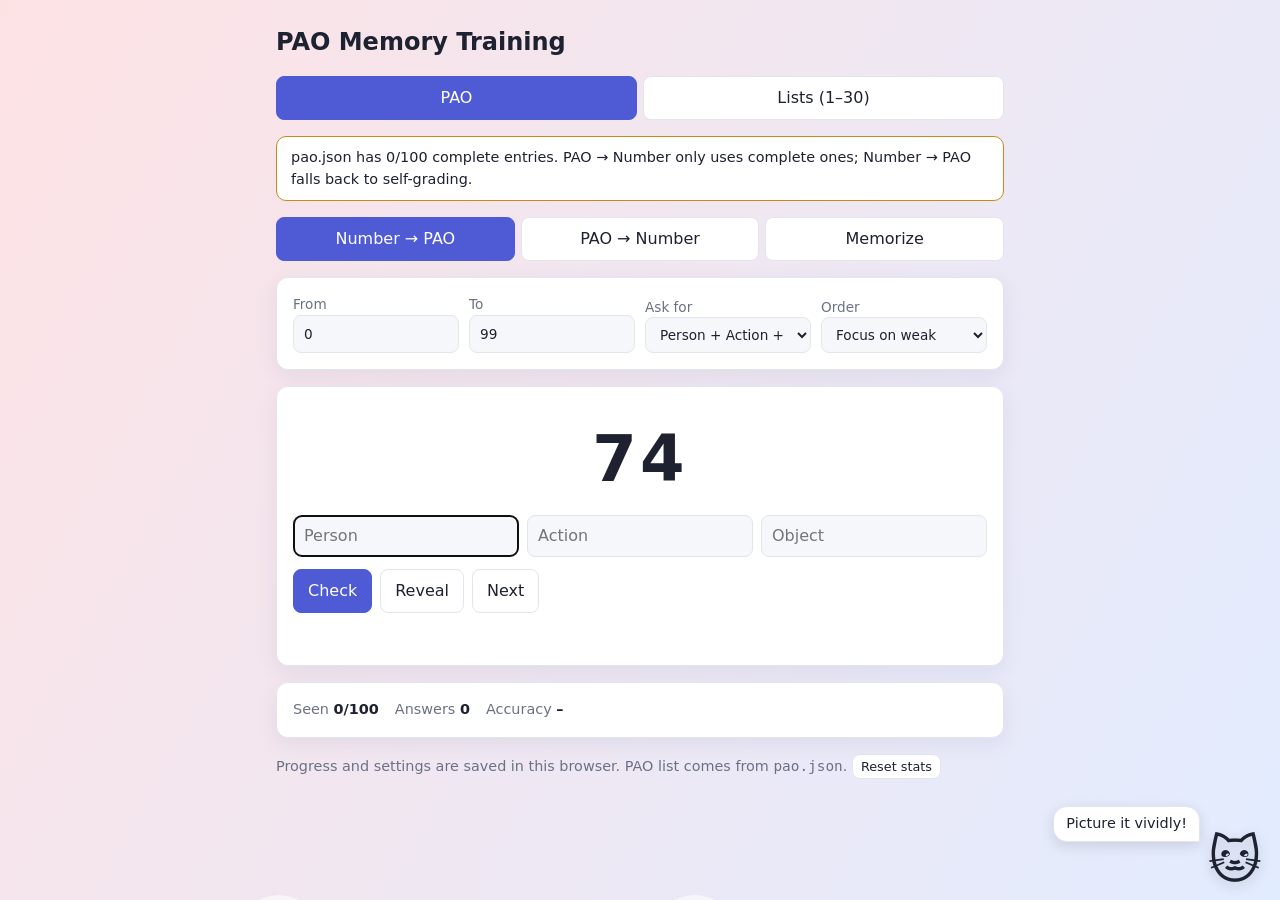
<file: index.html>
<!doctype html>
<html lang="en">
<head>
<meta charset="utf-8">
<meta name="viewport" content="width=device-width, initial-scale=1">
<title>PAO Memory Training</title>
<style>
  :root {
    --bg: #f6f7fb; --card: #fff; --text: #1d2130; --muted: #6b7185; --line: #e2e5ee;
    --accent: #4f5bd5; --accent-text: #fff; --ok: #1f9d55; --bad: #d64545; --warn: #c98a12;
  }
  @media (prefers-color-scheme: dark) {
    :root {
      --bg: #12141c; --card: #1b1e29; --text: #e8eaf2; --muted: #9aa0b5; --line: #2c3040;
      --accent: #7c86ff; --accent-text: #0e1020; --ok: #4ccb84; --bad: #ff6b6b; --warn: #f0b440;
    }
  }
  * { box-sizing: border-box; }
  body { margin: 0; background: var(--bg); color: var(--text);
         font: 16px/1.5 system-ui, -apple-system, "Segoe UI", Roboto, sans-serif; }
  main { max-width: 760px; margin: 0 auto; padding: 16px; }
  h1 { font-size: 1.5rem; margin: 8px 0 16px; }
  .pages { display: flex; gap: 6px; margin-bottom: 16px; }
  .pages a { flex: 1; text-align: center; padding: 9px 14px; border-radius: 8px; border: 1px solid var(--line);
             background: var(--card); color: var(--text); text-decoration: none; }
  .pages a.active { background: var(--accent); color: var(--accent-text); border-color: var(--accent); }
  nav { display: flex; gap: 6px; flex-wrap: wrap; margin-bottom: 16px; }
  nav button { flex: 1; min-width: 140px; }
  button { font: inherit; padding: 9px 14px; border-radius: 8px; border: 1px solid var(--line);
           background: var(--card); color: var(--text); cursor: pointer; }
  button.primary, nav button.active { background: var(--accent); color: var(--accent-text); border-color: var(--accent); }
  button:disabled { opacity: .5; cursor: default; }
  input, select { font: inherit; padding: 8px 10px; border-radius: 8px; border: 1px solid var(--line);
                  background: var(--bg); color: var(--text); width: 100%; }
  .card { background: var(--card); border: 1px solid var(--line); border-radius: 12px; padding: 16px; margin-bottom: 16px; }
  .row { display: flex; gap: 10px; flex-wrap: wrap; align-items: end; }
  .row > label { flex: 1; min-width: 120px; font-size: .85rem; color: var(--muted); }
  .big { font-size: 4rem; font-weight: 700; text-align: center; letter-spacing: .05em; margin: 8px 0; font-variant-numeric: tabular-nums; }
  .cue { font-size: 1.8rem; font-weight: 600; text-align: center; margin: 12px 0; }
  .cue small { display: block; font-size: .85rem; font-weight: 400; color: var(--muted); text-transform: uppercase; letter-spacing: .1em; }
  .pairs { display: flex; gap: 14px; justify-content: center; flex-wrap: wrap; font-size: 2.6rem; font-weight: 700;
           font-variant-numeric: tabular-nums; margin: 12px 0; }
  .grid3 { display: grid; grid-template-columns: repeat(3, 1fr); gap: 8px; }
  @media (max-width: 520px) { .grid3 { grid-template-columns: 1fr; } .big { font-size: 3rem; } }
  .muted { color: var(--muted); font-size: .9rem; }
  .ok { color: var(--ok); } .bad { color: var(--bad); } .warn { color: var(--warn); }
  .result { margin-top: 12px; min-height: 1.5em; }
  .actions { display: flex; gap: 8px; margin-top: 12px; flex-wrap: wrap; }
  .stats { display: flex; gap: 16px; flex-wrap: wrap; font-size: .9rem; color: var(--muted); }
  .stats b { color: var(--text); }
  .countdown { text-align: center; font-size: 1.2rem; color: var(--muted); }
  table { width: 100%; border-collapse: collapse; font-size: .9rem; }
  td, th { text-align: left; padding: 4px 6px; border-bottom: 1px solid var(--line); }
  .chip { display: inline-block; padding: 2px 8px; border-radius: 6px; margin: 2px; font-variant-numeric: tabular-nums;
          border: 1px solid var(--line); }
  .chip.ok { border-color: var(--ok); } .chip.bad { border-color: var(--bad); }
  .hidden { display: none !important; }
  .banner { background: var(--card); border: 1px solid var(--warn); border-radius: 10px; padding: 10px 14px; margin-bottom: 16px; font-size: .9rem; }
</style>
<link rel="stylesheet" href="fun.css">
<script src="fun.js" defer></script>
</head>
<body>
<main>
  <h1>PAO Memory Training</h1>
  <div class="pages"><a href="index.html" class="active">PAO</a><a href="list.html">Lists (1–30)</a></div>
  <div id="paoBanner" class="banner hidden"></div>

  <nav>
    <button data-tab="toPao" class="active">Number → PAO</button>
    <button data-tab="toNum">PAO → Number</button>
    <button data-tab="recall">Memorize</button>
  </nav>

  <!-- 1. Number -> PAO -->
  <section id="toPao">
    <div class="card">
      <div class="row">
        <label>From <input id="p_from" type="number" min="0" max="99"></label>
        <label>To <input id="p_to" type="number" min="0" max="99"></label>
        <label>Ask for
          <select id="p_ask">
            <option value="all">Person + Action + Object</option>
            <option value="person">Person only</option>
            <option value="action">Action only</option>
            <option value="object">Object only</option>
          </select>
        </label>
        <label>Order
          <select id="p_order"><option value="weak">Focus on weak</option><option value="random">Random</option><option value="seq">Sequential</option></select>
        </label>
      </div>
    </div>
    <div class="card">
      <div class="big" id="p_num">--</div>
      <form id="p_form">
        <div class="grid3">
          <input id="p_person" placeholder="Person" autocomplete="off">
          <input id="p_action" placeholder="Action" autocomplete="off">
          <input id="p_object" placeholder="Object" autocomplete="off">
        </div>
        <div class="actions">
          <button class="primary" type="submit" id="p_check">Check</button>
          <button type="button" id="p_reveal">Reveal</button>
          <button type="button" id="p_next">Next</button>
        </div>
      </form>
      <div class="result" id="p_result"></div>
      <div class="actions hidden" id="p_self">
        <span class="muted">No PAO saved for this number. Did you know it?</span>
        <button type="button" data-self="1">Knew it</button>
        <button type="button" data-self="0">Didn't</button>
      </div>
    </div>
    <div class="card"><div class="stats" id="p_stats"></div></div>
  </section>

  <!-- 2. PAO -> Number -->
  <section id="toNum" class="hidden">
    <div class="card">
      <div class="row">
        <label>From <input id="n_from" type="number" min="0" max="99"></label>
        <label>To <input id="n_to" type="number" min="0" max="99"></label>
        <label>Show
          <select id="n_show">
            <option value="mixed">Person, Action or Object (mixed)</option>
            <option value="person">Person</option>
            <option value="action">Action</option>
            <option value="object">Object</option>
            <option value="triple">P + A + O story (6 digits)</option>
          </select>
        </label>
        <label>Order
          <select id="n_order"><option value="weak">Focus on weak</option><option value="random">Random</option></select>
        </label>
      </div>
    </div>
    <div class="card">
      <div class="cue" id="n_cue">--</div>
      <form id="n_form">
        <input id="n_answer" inputmode="numeric" autocomplete="off" placeholder="Number">
        <div class="actions">
          <button class="primary" type="submit">Check</button>
          <button type="button" id="n_next">Next</button>
        </div>
      </form>
      <div class="result" id="n_result"></div>
    </div>
    <div class="card"><div class="stats" id="n_stats"></div></div>
  </section>

  <!-- 3. Memorize -->
  <section id="recall" class="hidden">
    <div class="card">
      <div class="row">
        <label>Pairs <input id="r_count" type="number" min="1" max="50"></label>
        <label>Show (sec) <input id="r_show" type="number" min="1" max="600" step="0.5"></label>
        <label>Wait (sec) <input id="r_wait" type="number" min="0" max="600" step="0.5"></label>
      </div>
      <div class="actions"><button class="primary" id="r_start">Start</button></div>
    </div>
    <div class="card hidden" id="r_stage">
      <div class="pairs" id="r_pairs"></div>
      <div class="countdown" id="r_countdown"></div>
      <div class="actions hidden" id="r_skipRow" style="justify-content:center"><button type="button" id="r_skip">Skip ⏭</button></div>
      <form id="r_form" class="hidden">
        <input id="r_answer" inputmode="numeric" autocomplete="off" placeholder="Type the pairs, e.g. 07 42 19 or 074219">
        <div class="actions"><button class="primary" type="submit">Check</button></div>
      </form>
      <div class="result" id="r_result"></div>
    </div>
    <div class="card">
      <div class="stats" id="r_stats"></div>
      <table id="r_history"></table>
      <div class="actions"><button type="button" id="r_clear">Clear history</button></div>
    </div>
  </section>

  <p class="muted">Progress and settings are saved in this browser. PAO list comes from <code>pao.json</code>.
    <button type="button" id="resetStats" style="padding:2px 8px;font-size:.8rem">Reset stats</button></p>
</main>

<script>
(() => {
  const $ = id => document.getElementById(id);
  const pad = n => String(n).padStart(2, '0');
  const FIELDS = ['person', 'action', 'object'];

  // ---------- storage ----------
  const store = {
    get(key, def) { try { const v = localStorage.getItem('pao.' + key); return v ? JSON.parse(v) : def; } catch { return def; } },
    set(key, val) { try { localStorage.setItem('pao.' + key, JSON.stringify(val)); } catch {} }
  };
  const DEFAULTS = {
    p_from: 0, p_to: 99, p_ask: 'all', p_order: 'weak',
    n_from: 0, n_to: 99, n_show: 'mixed', n_order: 'weak',
    r_count: 6, r_show: 10, r_wait: 5, tab: 'toPao'
  };
  const settings = Object.assign({}, DEFAULTS, store.get('settings', {}));
  const stats = store.get('stats', { toPao: {}, toNum: {} });
  let history = store.get('history', []);
  const saveSettings = () => store.set('settings', settings);
  const saveStats = () => store.set('stats', stats);

  // ---------- PAO data ----------
  let pao = {};
  const has = (n, f) => !!(pao[n] && pao[n][f] && pao[n][f].trim());
  const complete = n => FIELDS.every(f => has(n, f));

  fetch('pao.json', { cache: 'no-store' })
    .then(r => r.json())
    .then(d => { pao = d; afterLoad(); })
    .catch(() => afterLoad(true));

  function afterLoad(failed) {
    const filled = [...Array(100).keys()].map(pad).filter(complete).length;
    const b = $('paoBanner');
    if (failed) { b.textContent = 'Could not load pao.json (open the page from GitHub Pages or a local web server).'; b.classList.remove('hidden'); }
    else if (filled < 100) { b.textContent = `pao.json has ${filled}/100 complete entries. PAO → Number only uses complete ones; Number → PAO falls back to self-grading.`; b.classList.remove('hidden'); }
    nextPao(); nextNum();
  }

  // ---------- settings inputs ----------
  for (const k of Object.keys(DEFAULTS)) {
    const el = $(k); if (!el) continue;
    el.value = settings[k];
    el.addEventListener('change', () => {
      settings[k] = el.type === 'number' ? Number(el.value) : el.value;
      saveSettings();
      if (k.startsWith('p_')) nextPao();
      if (k.startsWith('n_')) nextNum();
    });
  }

  // ---------- tabs ----------
  function showTab(t) {
    document.querySelectorAll('nav button').forEach(b => b.classList.toggle('active', b.dataset.tab === t));
    ['toPao', 'toNum', 'recall'].forEach(s => $(s).classList.toggle('hidden', s !== t));
    settings.tab = t; saveSettings();
  }
  document.querySelectorAll('nav button').forEach(b => b.onclick = () => showTab(b.dataset.tab));
  showTab(settings.tab);

  // ---------- helpers ----------
  function range(from, to) {
    let a = Math.max(0, Math.min(99, Number(from) || 0)), b = Math.max(0, Math.min(99, Number(to) || 0));
    if (a > b) [a, b] = [b, a];
    const out = []; for (let i = a; i <= b; i++) out.push(pad(i)); return out;
  }
  function weight(rec) {
    if (!rec) return 3;                       // never seen: high priority
    const acc = rec.ok / (rec.ok + rec.bad);
    return 0.3 + (1 - acc) * 4 + (rec.last === false ? 2 : 0);
  }
  function pick(list, mode, statKey, prev) {
    if (!list.length) return null;
    if (list.length > 1) list = list.filter(x => x !== prev);
    if (mode !== 'weak') return list[Math.floor(Math.random() * list.length)];
    const w = list.map(n => weight(stats[statKey][n]));
    let r = Math.random() * w.reduce((a, b) => a + b, 0);
    for (let i = 0; i < list.length; i++) { r -= w[i]; if (r <= 0) return list[i]; }
    return list[list.length - 1];
  }
  function record(statKey, n, ok) {
    const s = stats[statKey][n] || (stats[statKey][n] = { ok: 0, bad: 0 });
    ok ? s.ok++ : s.bad++; s.last = ok; saveStats();
  }
  const norm = s => (s || '').toLowerCase().normalize('NFKD').replace(/[̀-ͯ]/g, '').replace(/[^\p{L}\p{N}]+/gu, ' ').trim();
  function matches(given, expected) {
    const g = norm(given), e = norm(expected);
    if (!g || !e) return false;
    if (g === e) return true;
    const strip = x => x.replace(/^(the|a|an) /, '');
    return strip(g) === strip(e) || (g.length >= 3 && (e.includes(g) || g.includes(e)));
  }
  function renderStats(el, statKey, list) {
    const recs = list.map(n => [n, stats[statKey][n]]).filter(([, r]) => r);
    const ok = recs.reduce((a, [, r]) => a + r.ok, 0), bad = recs.reduce((a, [, r]) => a + r.bad, 0);
    const weak = recs.filter(([, r]) => r.bad > 0)
      .sort((a, b) => (b[1].bad / (b[1].ok + b[1].bad)) - (a[1].bad / (a[1].ok + a[1].bad)) || b[1].bad - a[1].bad)
      .slice(0, 8).map(([n]) => `<span class="chip bad">${n}</span>`).join('');
    el.innerHTML = `<span>Seen <b>${recs.length}/${list.length}</b></span>
      <span>Answers <b>${ok + bad}</b></span>
      <span>Accuracy <b>${ok + bad ? Math.round(100 * ok / (ok + bad)) + '%' : '–'}</b></span>
      ${weak ? `<span>Weakest ${weak}</span>` : ''}`;
  }
  const esc = s => String(s).replace(/[&<>"]/g, c => ({ '&': '&amp;', '<': '&lt;', '>': '&gt;', '"': '&quot;' }[c]));

  // ---------- 1. Number -> PAO ----------
  let pCur = null, pDone = false, pSeq = -1;
  function pList() { return range(settings.p_from, settings.p_to); }
  function pFields() { return settings.p_ask === 'all' ? FIELDS : [settings.p_ask]; }
  function nextPao() {
    const list = pList();
    if (settings.p_order === 'seq') { pSeq = (pSeq + 1) % list.length; pCur = list[pSeq]; }
    else pCur = pick(list, settings.p_order, 'toPao', pCur);
    pDone = false;
    $('p_num').textContent = pCur ?? '--';
    FIELDS.forEach(f => { const el = $('p_' + f); el.value = ''; el.classList.toggle('hidden', !pFields().includes(f)); });
    $('p_result').innerHTML = ''; $('p_self').classList.add('hidden');
    $('p_check').disabled = false;
    $('p_' + pFields()[0]).focus();
    renderStats($('p_stats'), 'toPao', list);
  }
  function answerLine(n) {
    return FIELDS.map(f => `<b>${f[0].toUpperCase() + f.slice(1)}:</b> ${has(n, f) ? esc(pao[n][f]) : '<span class="muted">—</span>'}`).join(' &nbsp; ');
  }
  $('p_form').onsubmit = e => {
    e.preventDefault();
    if (pDone) return nextPao();
    const fs = pFields();
    if (!fs.every(f => has(pCur, f))) {
      $('p_result').innerHTML = answerLine(pCur);
      $('p_self').classList.remove('hidden');
      return;
    }
    const res = fs.map(f => matches($('p_' + f).value, pao[pCur][f]));
    const ok = res.every(Boolean);
    record('toPao', pCur, ok); pDone = true; $('p_check').disabled = false;
    $('p_result').innerHTML = `<div class="${ok ? 'ok' : 'bad'}"><b>${ok ? 'Correct!' : 'Not quite'}</b> ${fs.map((f, i) => `<span class="${res[i] ? 'ok' : 'bad'}">${res[i] ? '✓' : '✗'} ${f}</span>`).join(' ')}</div>${answerLine(pCur)}<div class="muted">Enter for next</div>`;
    ok ? window.fun?.cheer() : window.fun?.oops($('p_num'));
    renderStats($('p_stats'), 'toPao', pList());
  };
  $('p_reveal').onclick = () => {
    if (!pDone) {
      if (pFields().every(f => has(pCur, f))) record('toPao', pCur, false);
      pDone = true;
    }
    $('p_result').innerHTML = answerLine(pCur) + '<div class="muted">Enter for next</div>';
    renderStats($('p_stats'), 'toPao', pList());
  };
  $('p_self').onclick = e => {
    const v = e.target.dataset.self; if (v === undefined) return;
    record('toPao', pCur, v === '1'); v === '1' ? window.fun?.cheer() : window.fun?.oops(); nextPao();
  };
  $('p_next').onclick = nextPao;

  // ---------- 2. PAO -> Number ----------
  let nCur = null, nDone = false;
  function nList() { return range(settings.n_from, settings.n_to).filter(complete); }
  function nextNum() {
    const list = nList();
    nDone = false; $('n_answer').value = ''; $('n_result').innerHTML = '';
    if (!list.length) { nCur = null; $('n_cue').innerHTML = '<span class="muted">No complete PAO entries in this range. Fill in pao.json.</span>'; renderStats($('n_stats'), 'toNum', []); return; }
    if (settings.n_show === 'triple') {
      const nums = [pick(list, settings.n_order, 'toNum'), pick(list, settings.n_order, 'toNum'), pick(list, settings.n_order, 'toNum')];
      nCur = { nums, fields: FIELDS };
      $('n_cue').innerHTML = `${esc(pao[nums[0]].person)} · ${esc(pao[nums[1]].action)} · ${esc(pao[nums[2]].object)}<small>person · action · object — 6 digits</small>`;
    } else {
      const f = settings.n_show === 'mixed' ? FIELDS[Math.floor(Math.random() * 3)] : settings.n_show;
      const n = pick(list, settings.n_order, 'toNum', nCur && nCur.nums[0]);
      nCur = { nums: [n], fields: [f] };
      $('n_cue').innerHTML = `${esc(pao[n][f])}<small>${f}</small>`;
    }
    $('n_answer').focus();
    renderStats($('n_stats'), 'toNum', range(settings.n_from, settings.n_to).filter(complete));
  }
  $('n_form').onsubmit = e => {
    e.preventDefault();
    if (nDone || !nCur) return nextNum();
    const digits = $('n_answer').value.replace(/\D/g, '');
    const parts = nCur.nums.length === 1 ? [digits.padStart(2, '0')] : (digits.match(/\d{1,2}/g) || []);
    const res = nCur.nums.map((n, i) => parts[i] === n);
    res.forEach((ok, i) => record('toNum', nCur.nums[i], ok));
    const ok = res.every(Boolean); nDone = true;
    ok ? window.fun?.cheer() : window.fun?.oops($('n_cue'));
    const detail = nCur.nums.map((n, i) => `<span class="chip ${res[i] ? 'ok' : 'bad'}">${n}</span> ${esc(pao[n][nCur.fields[i]])}`).join(' &nbsp; ');
    $('n_result').innerHTML = `<div class="${ok ? 'ok' : 'bad'}"><b>${ok ? 'Correct!' : 'Answer:'}</b></div>${detail}<div class="muted">Enter for next</div>`;
    renderStats($('n_stats'), 'toNum', range(settings.n_from, settings.n_to).filter(complete));
  };
  $('n_next').onclick = nextNum;

  // ---------- 3. Memorize ----------
  let rTimer = null, rPairs = [], rFinish = null;
  function countdown(sec, label, done) {
    clearInterval(rTimer);
    const end = Date.now() + sec * 1000;
    rFinish = () => { clearInterval(rTimer); rFinish = null; $('r_skipRow').classList.add('hidden'); done(); };
    $('r_skipRow').classList.remove('hidden');
    const tick = () => {
      const left = Math.max(0, end - Date.now());
      $('r_countdown').textContent = `${label} ${(left / 1000).toFixed(1)}s`;
      if (left <= 0) rFinish();
    };
    tick(); rTimer = setInterval(tick, 100);
  }
  $('r_skip').onclick = () => rFinish && rFinish();
  $('r_start').onclick = () => {
    const count = Math.max(1, Math.min(50, settings.r_count || 6));
    rPairs = Array.from({ length: count }, () => pad(Math.floor(Math.random() * 100)));
    $('r_stage').classList.remove('hidden'); $('r_form').classList.add('hidden');
    $('r_result').innerHTML = ''; $('r_answer').value = '';
    $('r_pairs').innerHTML = rPairs.map(p => `<span>${p}</span>`).join('');
    countdown(settings.r_show, 'Memorize', () => {
      $('r_pairs').innerHTML = '';
      countdown(settings.r_wait, 'Wait', () => {
        $('r_countdown').textContent = 'Now type them';
        $('r_form').classList.remove('hidden'); $('r_answer').focus();
      });
    });
  };
  $('r_form').onsubmit = e => {
    e.preventDefault();
    const raw = $('r_answer').value.trim();
    const parts = /\s|,/.test(raw) ? raw.split(/[\s,]+/).filter(Boolean).map(p => p.replace(/\D/g, '').padStart(2, '0')) : (raw.replace(/\D/g, '').match(/\d{1,2}/g) || []);
    const res = rPairs.map((p, i) => parts[i] === p);
    const score = res.filter(Boolean).length;
    score === rPairs.length ? window.fun?.cheer(true) : window.fun?.oops($('r_result'));
    $('r_result').innerHTML = `<div class="${score === rPairs.length ? 'ok' : score ? 'warn' : 'bad'}"><b>${score}/${rPairs.length}</b></div>` +
      rPairs.map((p, i) => `<span class="chip ${res[i] ? 'ok' : 'bad'}" title="you: ${esc(parts[i] || '—')}">${p}${res[i] ? '' : ` <small>(${esc(parts[i] || '—')})</small>`}</span>`).join('');
    $('r_form').classList.add('hidden'); $('r_countdown').textContent = '';
    $('r_start').focus();
    history.unshift({ t: Date.now(), n: rPairs.length, show: settings.r_show, wait: settings.r_wait, score });
    history = history.slice(0, 200); store.set('history', history);
    renderHistory();
  };
  function renderHistory() {
    const tot = history.reduce((a, h) => a + h.n, 0), ok = history.reduce((a, h) => a + h.score, 0);
    const best = history.filter(h => h.score === h.n).reduce((m, h) => Math.max(m, h.n), 0);
    $('r_stats').innerHTML = `<span>Rounds <b>${history.length}</b></span><span>Accuracy <b>${tot ? Math.round(100 * ok / tot) + '%' : '–'}</b></span><span>Longest perfect <b>${best || '–'}</b> pairs</span>`;
    $('r_history').innerHTML = history.length ? '<tr><th>When</th><th>Pairs</th><th>Show</th><th>Wait</th><th>Score</th></tr>' +
      history.slice(0, 15).map(h => `<tr><td>${new Date(h.t).toLocaleString()}</td><td>${h.n}</td><td>${h.show}s</td><td>${h.wait}s</td><td>${h.score}/${h.n}</td></tr>`).join('') : '';
  }
  $('r_clear').onclick = () => { if (confirm('Clear memorize history?')) { history = []; store.set('history', history); renderHistory(); } };
  renderHistory();

  $('resetStats').onclick = () => {
    if (!confirm('Reset all Number ↔ PAO stats?')) return;
    stats.toPao = {}; stats.toNum = {}; saveStats(); nextPao(); nextNum();
  };
})();
</script>
</body>
</html>
</file>
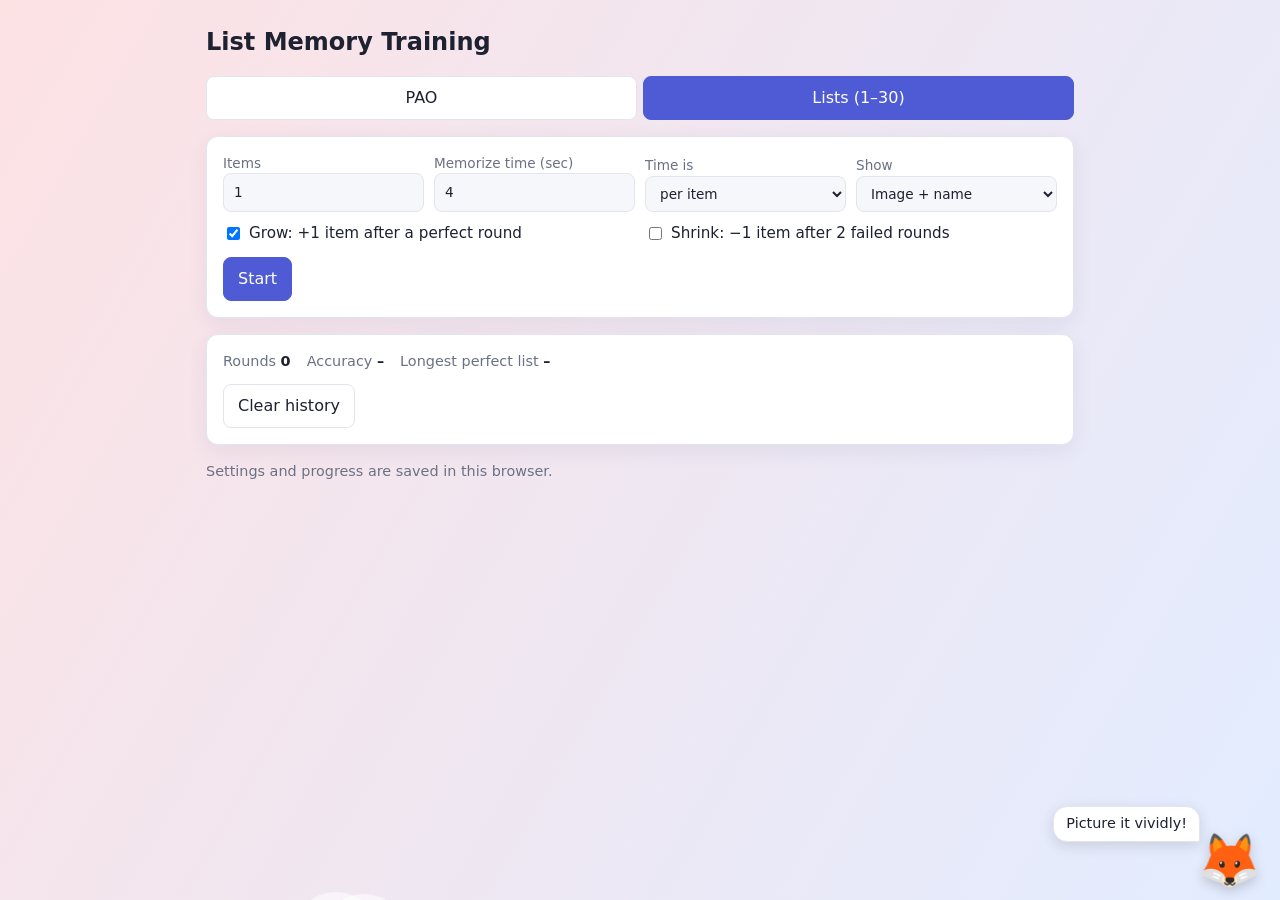
<file: list.html>
<!doctype html>
<html lang="en">
<head>
<meta charset="utf-8">
<meta name="viewport" content="width=device-width, initial-scale=1">
<title>List Memory Training</title>
<style>
  :root {
    --bg: #f6f7fb; --card: #fff; --text: #1d2130; --muted: #6b7185; --line: #e2e5ee;
    --accent: #4f5bd5; --accent-text: #fff; --ok: #1f9d55; --bad: #d64545; --warn: #c98a12;
  }
  @media (prefers-color-scheme: dark) {
    :root {
      --bg: #12141c; --card: #1b1e29; --text: #e8eaf2; --muted: #9aa0b5; --line: #2c3040;
      --accent: #7c86ff; --accent-text: #0e1020; --ok: #4ccb84; --bad: #ff6b6b; --warn: #f0b440;
    }
  }
  * { box-sizing: border-box; }
  body { margin: 0; background: var(--bg); color: var(--text);
         font: 16px/1.5 system-ui, -apple-system, "Segoe UI", Roboto, sans-serif; }
  main { max-width: 900px; margin: 0 auto; padding: 16px; }
  h1 { font-size: 1.5rem; margin: 8px 0 16px; }
  .pages { display: flex; gap: 6px; margin-bottom: 16px; }
  .pages a { flex: 1; text-align: center; padding: 9px 14px; border-radius: 8px; border: 1px solid var(--line);
             background: var(--card); color: var(--text); text-decoration: none; }
  .pages a.active { background: var(--accent); color: var(--accent-text); border-color: var(--accent); }
  button { font: inherit; padding: 9px 14px; border-radius: 8px; border: 1px solid var(--line);
           background: var(--card); color: var(--text); cursor: pointer; }
  button.primary { background: var(--accent); color: var(--accent-text); border-color: var(--accent); }
  button:disabled { opacity: .5; cursor: default; }
  input, select { font: inherit; padding: 8px 10px; border-radius: 8px; border: 1px solid var(--line);
                  background: var(--bg); color: var(--text); width: 100%; }
  .card { background: var(--card); border: 1px solid var(--line); border-radius: 12px; padding: 16px; margin-bottom: 16px; }
  .row { display: flex; gap: 10px; flex-wrap: wrap; align-items: end; }
  .row > label { flex: 1; min-width: 130px; font-size: .85rem; color: var(--muted); }
  .row > label.check { display: flex; gap: 6px; align-items: center; color: var(--text); font-size: .95rem; min-width: 180px; }
  .row > label.check input { width: auto; }
  .actions { display: flex; gap: 8px; margin-top: 12px; flex-wrap: wrap; align-items: center; }
  .muted { color: var(--muted); font-size: .9rem; }
  .ok { color: var(--ok); } .bad { color: var(--bad); } .warn { color: var(--warn); }
  .stats { display: flex; gap: 16px; flex-wrap: wrap; font-size: .9rem; color: var(--muted); }
  .stats b { color: var(--text); }
  .countdown { text-align: center; font-size: 1.2rem; color: var(--muted); margin-bottom: 8px; }
  .level { text-align: center; font-size: 1.1rem; margin-bottom: 8px; }
  .grid { display: grid; grid-template-columns: repeat(auto-fill, minmax(110px, 1fr)); gap: 8px; }
  .tile { position: relative; border: 1px solid var(--line); border-radius: 10px; padding: 10px 6px 8px; text-align: center;
          background: var(--bg); min-height: 92px; display: flex; flex-direction: column; align-items: center; justify-content: center; }
  .tile .num { position: absolute; top: 4px; left: 8px; font-size: .8rem; color: var(--muted); font-variant-numeric: tabular-nums; }
  .tile .emoji { font-size: 2.2rem; line-height: 1.1; }
  .tile .name { font-size: .95rem; }
  .tile.pick { cursor: pointer; }
  .tile.pick:hover { border-color: var(--accent); }
  .tile.used { opacity: .25; cursor: default; }
  .tile.slot { border-style: dashed; cursor: pointer; }
  .tile.slot.filled { border-style: solid; }
  .tile.slot.next { border-color: var(--accent); border-width: 2px; }
  .tile.right { border-color: var(--ok); border-width: 2px; }
  .tile.wrong { border-color: var(--bad); border-width: 2px; }
  .tile .should { font-size: .75rem; color: var(--bad); }
  h3 { margin: 16px 0 8px; font-size: 1rem; color: var(--muted); font-weight: 600; }
  table { width: 100%; border-collapse: collapse; font-size: .9rem; }
  td, th { text-align: left; padding: 4px 6px; border-bottom: 1px solid var(--line); }
  .hidden { display: none !important; }
</style>
<link rel="stylesheet" href="fun.css">
<script src="fun.js" defer></script>
</head>
<body>
<main>
  <h1>List Memory Training</h1>
  <div class="pages"><a href="index.html">PAO</a><a href="list.html" class="active">Lists (1–30)</a></div>

  <div class="card">
    <div class="row">
      <label>Items <input id="count" type="number" min="1" max="30"></label>
      <label>Memorize time (sec) <input id="time" type="number" min="1" max="1800" step="0.5"></label>
      <label>Time is
        <select id="timeMode"><option value="per">per item</option><option value="total">total</option></select>
      </label>
      <label>Show
        <select id="show"><option value="both">Image + name</option><option value="image">Image only</option><option value="name">Name only</option></select>
      </label>
    </div>
    <div class="row" style="margin-top:10px">
      <label class="check"><input type="checkbox" id="grow"> Grow: +1 item after a perfect round</label>
      <label class="check"><input type="checkbox" id="shrink"> Shrink: −1 item after 2 failed rounds</label>
    </div>
    <div class="actions">
      <button class="primary" id="start">Start</button>
      <button id="done" class="hidden">I'm ready</button>
    </div>
  </div>

  <div class="card hidden" id="stage">
    <div class="level" id="levelLine"></div>
    <div class="countdown" id="countdown"></div>
    <div class="grid" id="memo"></div>

    <div id="order" class="hidden">
      <div class="muted">Click the items in the order you memorized them. Click a filled slot to take it back.</div>
      <h3>Your order</h3>
      <div class="grid" id="slots"></div>
      <h3>Items</h3>
      <div class="grid" id="pool"></div>
      <div class="actions">
        <button class="primary" id="check" disabled>Check</button>
        <button id="clearOrder">Clear</button>
      </div>
    </div>
    <div id="result" class="actions"></div>
  </div>

  <div class="card">
    <div class="stats" id="stats"></div>
    <table id="history"></table>
    <div class="actions"><button id="clearHist">Clear history</button></div>
  </div>
  <p class="muted">Settings and progress are saved in this browser.</p>
</main>

<script>
(() => {
  const $ = id => document.getElementById(id);
  const ITEMS = [
    ['🍎','apple'],['🍌','banana'],['🍇','grapes'],['🍉','watermelon'],['🍋','lemon'],['🍓','strawberry'],['🍍','pineapple'],['🥕','carrot'],
    ['🌽','corn'],['🥦','broccoli'],['🍄','mushroom'],['🥜','peanut'],['🍞','bread'],['🧀','cheese'],['🥚','egg'],['🍕','pizza'],
    ['🍔','burger'],['🌭','hot dog'],['🍿','popcorn'],['🍩','donut'],['🍪','cookie'],['🎂','cake'],['🍫','chocolate'],['🍦','ice cream'],
    ['☕','coffee'],['🍵','tea'],['🍷','wine'],['🍺','beer'],['🥛','milk'],['🧂','salt'],['🐶','dog'],['🐱','cat'],
    ['🐭','mouse'],['🐰','rabbit'],['🦊','fox'],['🐻','bear'],['🐼','panda'],['🐨','koala'],['🐯','tiger'],['🦁','lion'],
    ['🐮','cow'],['🐷','pig'],['🐸','frog'],['🐵','monkey'],['🐔','chicken'],['🐧','penguin'],['🦉','owl'],['🦆','duck'],
    ['🦅','eagle'],['🐝','bee'],['🦋','butterfly'],['🐌','snail'],['🐢','turtle'],['🐍','snake'],['🦖','dinosaur'],['🐙','octopus'],
    ['🦀','crab'],['🐠','fish'],['🐬','dolphin'],['🐳','whale'],['🦈','shark'],['🐊','crocodile'],['🦒','giraffe'],['🐘','elephant'],
    ['🦓','zebra'],['🐪','camel'],['🦘','kangaroo'],['🐎','horse'],['🦄','unicorn'],['🌹','rose'],['🌻','sunflower'],['🌵','cactus'],
    ['🌲','pine tree'],['🍁','maple leaf'],['🌈','rainbow'],['☀️','sun'],['🌙','moon'],['⭐','star'],['⚡','lightning'],['❄️','snowflake'],
    ['🔥','fire'],['💧','water drop'],['🌋','volcano'],['🏔️','mountain'],['🏝️','island'],['🏠','house'],['🏰','castle'],['⛪','church'],
    ['🗽','statue'],['🗼','tower'],['⛺','tent'],['🚗','car'],['🚕','taxi'],['🚌','bus'],['🚑','ambulance'],['🚒','fire truck'],
    ['🚜','tractor'],['🚲','bicycle'],['🛵','scooter'],['🚂','train'],['✈️','airplane'],['🚁','helicopter'],['🚀','rocket'],['⛵','sailboat'],
    ['⚓','anchor'],['🎈','balloon'],['🎁','gift'],['🎃','pumpkin'],['🎄','christmas tree'],['🕯️','candle'],['💡','light bulb'],['🔦','flashlight'],
    ['📱','phone'],['💻','laptop'],['⌚','watch'],['📷','camera'],['📺','television'],['📻','radio'],['☎️','telephone'],['⏰','alarm clock'],
    ['🔑','key'],['🔒','lock'],['🔨','hammer'],['🪓','axe'],['🔧','wrench'],['🪚','saw'],['✂️','scissors'],['📌','pin'],
    ['📎','paperclip'],['✏️','pencil'],['🖌️','paintbrush'],['📚','books'],['📖','book'],['✉️','envelope'],['📦','box'],['🗑️','trash can'],
    ['🧲','magnet'],['🔭','telescope'],['🔬','microscope'],['💊','pill'],['💉','syringe'],['🩹','bandage'],['🧸','teddy bear'],['🪁','kite'],
    ['⚽','soccer ball'],['🏀','basketball'],['🎾','tennis ball'],['🎳','bowling'],['🥊','boxing glove'],['🎯','target'],['🎲','dice'],['🧩','puzzle'],
    ['🎸','guitar'],['🎹','piano'],['🥁','drum'],['🎺','trumpet'],['🎻','violin'],['🎤','microphone'],['🎧','headphones'],['🎩','top hat'],
    ['👑','crown'],['👓','glasses'],['👟','sneaker'],['👢','boot'],['🧤','gloves'],['🧣','scarf'],['👗','dress'],['👕','t-shirt'],
    ['🎒','backpack'],['👜','handbag'],['☂️','umbrella'],['💍','ring'],['💎','diamond'],['🪙','coin'],['💰','money bag'],['🧭','compass'],
    ['🗺️','map'],['⏳','hourglass'],['🛏️','bed'],['🪑','chair'],['🚪','door'],['🪟','window'],['🛁','bathtub'],['🚽','toilet'],
    ['🧹','broom'],['🧺','basket'],['🧼','soap'],['🪥','toothbrush'],['🪞','mirror'],['🔔','bell'],['🏆','trophy'],['🎨','palette'],
    ['🪐','planet'],['🛸','ufo'],['🤖','robot'],['👻','ghost'],['💀','skull'],['🦴','bone'],['🧠','brain'],['❤️','heart']
  ];

  const store = {
    get(k, d) { try { const v = localStorage.getItem('list.' + k); return v ? JSON.parse(v) : d; } catch { return d; } },
    set(k, v) { try { localStorage.setItem('list.' + k, JSON.stringify(v)); } catch {} }
  };
  const DEFAULTS = { count: 1, time: 4, timeMode: 'per', show: 'both', grow: true, shrink: false, fails: 0 };
  const s = Object.assign({}, DEFAULTS, store.get('settings', {}));
  let history = store.get('history', []);
  const save = () => store.set('settings', s);

  for (const k of ['count', 'time', 'timeMode', 'show', 'grow', 'shrink']) {
    const el = $(k);
    if (el.type === 'checkbox') el.checked = s[k]; else el.value = s[k];
    el.addEventListener('change', () => {
      s[k] = el.type === 'checkbox' ? el.checked : el.type === 'number' ? Number(el.value) : el.value;
      if (k === 'count') { s.count = clampCount(s.count); el.value = s.count; s.fails = 0; }
      save();
    });
  }
  function clampCount(n) { return Math.max(1, Math.min(30, Math.round(n) || 1)); }

  const shuffle = a => { a = a.slice(); for (let i = a.length - 1; i > 0; i--) { const j = Math.floor(Math.random() * (i + 1)); [a[i], a[j]] = [a[j], a[i]]; } return a; };
  const tileHTML = (it, num, extra = '') => `
    ${num != null ? `<span class="num">${num}</span>` : ''}
    ${s.show !== 'name' ? `<span class="emoji">${it[0]}</span>` : ''}
    ${s.show !== 'image' ? `<span class="name">${it[1]}</span>` : ''}${extra}`;

  let list = [], placed = [], timer = null, startedAt = 0, memoMs = 0;

  function countdown(sec, done) {
    clearInterval(timer);
    const end = Date.now() + sec * 1000;
    const tick = () => {
      const left = Math.max(0, end - Date.now());
      $('countdown').textContent = `Memorize ${(left / 1000).toFixed(1)}s`;
      if (left <= 0) { clearInterval(timer); done(); }
    };
    tick(); timer = setInterval(tick, 100);
  }

  $('start').onclick = () => {
    s.count = clampCount(s.count); $('count').value = s.count;
    list = shuffle(ITEMS).slice(0, s.count);
    placed = [];
    $('stage').classList.remove('hidden');
    $('order').classList.add('hidden'); $('result').innerHTML = '';
    $('levelLine').textContent = `${s.count} item${s.count > 1 ? 's' : ''}`;
    $('memo').classList.remove('hidden');
    $('memo').innerHTML = list.map((it, i) => `<div class="tile">${tileHTML(it, i + 1)}</div>`).join('');
    $('start').disabled = true; $('done').classList.remove('hidden');
    const sec = s.timeMode === 'per' ? s.time * s.count : s.time;
    startedAt = Date.now();
    countdown(sec, beginOrder);
    $('stage').scrollIntoView({ behavior: 'smooth', block: 'start' });
  };
  $('done').onclick = () => { clearInterval(timer); beginOrder(); };

  function beginOrder() {
    memoMs = Date.now() - startedAt;
    $('done').classList.add('hidden');
    $('countdown').textContent = '';
    $('memo').classList.add('hidden'); $('memo').innerHTML = '';
    $('order').classList.remove('hidden');
    pool = shuffle(list.map((_, i) => i));
    if (list.length > 1) while (pool.every((v, i) => v === i)) pool = shuffle(pool);
    renderOrder();
  }
  let pool = [];
  function renderOrder() {
    const next = placed.length;
    $('slots').innerHTML = list.map((_, i) => {
      const idx = placed[i];
      return idx == null
        ? `<div class="tile slot${i === next ? ' next' : ''}"><span class="num">${i + 1}</span></div>`
        : `<div class="tile slot filled" data-slot="${i}">${tileHTML(list[idx], i + 1)}</div>`;
    }).join('');
    $('pool').innerHTML = pool.map(idx =>
      `<div class="tile pick${placed.includes(idx) ? ' used' : ''}" data-idx="${idx}">${tileHTML(list[idx])}</div>`).join('');
    $('check').disabled = placed.length !== list.length;
  }
  $('pool').onclick = e => {
    const t = e.target.closest('[data-idx]'); if (!t) return;
    const idx = +t.dataset.idx; if (placed.includes(idx)) return;
    placed.push(idx); renderOrder();
    if (placed.length === list.length) $('check').focus();
  };
  $('slots').onclick = e => {
    const t = e.target.closest('[data-slot]'); if (!t) return;
    placed.splice(+t.dataset.slot, 1); renderOrder();
  };
  $('clearOrder').onclick = () => { placed = []; renderOrder(); };

  $('check').onclick = () => {
    const res = placed.map((idx, i) => idx === i);
    const score = res.filter(Boolean).length, n = list.length, perfect = score === n;
    $('slots').innerHTML = placed.map((idx, i) => `<div class="tile ${res[i] ? 'right' : 'wrong'}">${tileHTML(list[idx], i + 1, res[i] ? '' : `<span class="should">should be: ${list[i][1]}</span>`)}</div>`).join('');
    $('pool').innerHTML = ''; $('order').querySelectorAll('h3')[1].classList.add('hidden');
    $('check').disabled = true;

    perfect ? window.fun?.cheer(n >= 5) : window.fun?.oops($('slots'));
    let msg = '';
    if (perfect) {
      s.fails = 0;
      if (s.grow && s.count < 30) { s.count++; msg = ` Next round: ${s.count} items.`; }
      else if (s.count === 30) msg = ' 30/30 — full list mastered!';
    } else {
      s.fails = (s.fails || 0) + 1;
      if (s.shrink && s.fails >= 2 && s.count > 1) { s.count--; s.fails = 0; msg = ` Next round: ${s.count} items.`; }
    }
    $('count').value = s.count; save();
    $('result').innerHTML = `<b class="${perfect ? 'ok' : score ? 'warn' : 'bad'}">${score}/${n}</b><span class="muted">${msg}</span><button class="primary" id="again">Next round</button>`;
    $('again').onclick = () => { $('order').querySelectorAll('h3')[1].classList.remove('hidden'); $('start').click(); };
    $('again').focus();
    $('start').disabled = false;

    history.unshift({ t: Date.now(), n, score, sec: Math.round(memoMs / 100) / 10 });
    history = history.slice(0, 300); store.set('history', history);
    renderHistory();
  };

  function renderHistory() {
    const best = history.filter(h => h.score === h.n).reduce((m, h) => Math.max(m, h.n), 0);
    const tot = history.reduce((a, h) => a + h.n, 0), ok = history.reduce((a, h) => a + h.score, 0);
    $('stats').innerHTML = `<span>Rounds <b>${history.length}</b></span><span>Accuracy <b>${tot ? Math.round(100 * ok / tot) + '%' : '–'}</b></span><span>Longest perfect list <b>${best || '–'}</b></span>`;
    $('history').innerHTML = history.length ? '<tr><th>When</th><th>Items</th><th>Memorize time</th><th>Score</th></tr>' +
      history.slice(0, 15).map(h => `<tr><td>${new Date(h.t).toLocaleString()}</td><td>${h.n}</td><td>${h.sec}s</td><td>${h.score}/${h.n}</td></tr>`).join('') : '';
  }
  $('clearHist').onclick = () => { if (confirm('Clear history?')) { history = []; store.set('history', history); renderHistory(); } };
  renderHistory();
})();
</script>
</body>
</html>
</file>
<file: fun.css>
/* Shared playful layer: drifting background, floating bubbles, mascot, pop-in animations. */
:root {
  --bg1: #fde2e4; --bg2: #e2ecff; --bg3: #dff7ec; --bg4: #fff4d6;
  --bubble: rgba(255, 255, 255, .55);
}
@media (prefers-color-scheme: dark) {
  :root { --bg1: #2a1d3a; --bg2: #152742; --bg3: #14332b; --bg4: #3a2a18; --bubble: rgba(255, 255, 255, .06); }
}
body {
  background: linear-gradient(120deg, var(--bg1), var(--bg2), var(--bg3), var(--bg4), var(--bg1));
  background-size: 400% 400%;
  background-attachment: fixed;
  animation: bgdrift 30s ease-in-out infinite;
  min-height: 100vh;
  overflow-x: hidden;
}
@keyframes bgdrift { 0% { background-position: 0% 50%; } 50% { background-position: 100% 50%; } 100% { background-position: 0% 50%; } }
main { position: relative; z-index: 1; }
.card { box-shadow: 0 6px 20px rgba(60, 60, 120, .08); animation: cardIn .45s ease-out both; }
@keyframes cardIn { from { opacity: 0; transform: translateY(12px); } to { opacity: 1; transform: none; } }
h1 { animation: wiggle 6s ease-in-out infinite; transform-origin: left center; display: inline-block; }
@keyframes wiggle { 0%, 92%, 100% { transform: rotate(0); } 94% { transform: rotate(-2deg); } 96% { transform: rotate(2deg); } 98% { transform: rotate(-1deg); } }
button { transition: transform .12s ease, box-shadow .12s ease; }
button:not(:disabled):hover { transform: translateY(-1px); box-shadow: 0 3px 10px rgba(80, 90, 200, .18); }
button:not(:disabled):active { transform: scale(.96); }
.pages a { transition: transform .12s ease; }
.pages a:hover { transform: translateY(-1px); }

.big, .cue, .pairs span, .tile { animation: pop .35s cubic-bezier(.2, 1.6, .4, 1) both; }
.pairs span:nth-child(2), .tile:nth-child(2) { animation-delay: .03s; }
.pairs span:nth-child(3), .tile:nth-child(3) { animation-delay: .06s; }
.pairs span:nth-child(4), .tile:nth-child(4) { animation-delay: .09s; }
.pairs span:nth-child(5), .tile:nth-child(5) { animation-delay: .12s; }
.pairs span:nth-child(n+6), .tile:nth-child(n+6) { animation-delay: .15s; }
@keyframes pop { from { opacity: 0; transform: scale(.6); } to { opacity: 1; transform: none; } }
.shake { animation: shake .4s ease both !important; }
@keyframes shake { 20%, 60% { transform: translateX(-6px); } 40%, 80% { transform: translateX(6px); } }

/* floating bubbles */
.fun-bubbles { position: fixed; inset: 0; pointer-events: none; z-index: 0; overflow: hidden; }
.fun-bubbles span { position: absolute; bottom: -80px; border-radius: 50%; background: var(--bubble);
                    animation: rise linear infinite; }
@keyframes rise { to { transform: translateY(-115vh) translateX(var(--dx, 20px)); } }

/* mascot */
.mascot { position: fixed; right: 18px; bottom: 14px; z-index: 5; font-size: 52px; line-height: 1; cursor: pointer;
          user-select: none; filter: drop-shadow(0 4px 6px rgba(0, 0, 0, .18)); animation: bob 2.4s ease-in-out infinite; }
@keyframes bob { 0%, 100% { transform: translateY(0) rotate(-3deg); } 50% { transform: translateY(-8px) rotate(3deg); } }
.mascot.happy { animation: hop .6s ease 2; }
@keyframes hop { 0%, 100% { transform: translateY(0) scale(1); } 40% { transform: translateY(-34px) scale(1.15) rotate(-10deg); } 70% { transform: translateY(0) scale(.95, 1.05); } }
.mascot.sad { animation: droop 1.2s ease; }
@keyframes droop { 0%, 100% { transform: none; } 30%, 70% { transform: translateY(6px) rotate(-12deg) scale(.92); } }
.speech { position: fixed; right: 80px; bottom: 58px; z-index: 5; background: var(--card); color: var(--text);
          border: 1px solid var(--line); border-radius: 14px 14px 2px 14px; padding: 6px 12px; font-size: .9rem;
          max-width: 220px; box-shadow: 0 4px 14px rgba(0, 0, 0, .12); opacity: 0; transform: translateY(6px) scale(.9);
          transition: opacity .25s, transform .25s; pointer-events: none; }
.speech.show { opacity: 1; transform: none; }

/* confetti */
.confetti { position: fixed; z-index: 6; pointer-events: none; font-size: 22px; animation: burst 1.3s ease-out forwards; }
@keyframes burst { from { opacity: 1; transform: translate(0, 0) rotate(0); } to { opacity: 0; transform: translate(var(--x), var(--y)) rotate(var(--r)); } }

@media (max-width: 520px) { .mascot { font-size: 40px; right: 10px; bottom: 10px; } .speech { right: 58px; bottom: 44px; } }
@media (prefers-reduced-motion: reduce) {
  *, *::before, *::after { animation-duration: .01ms !important; animation-iteration-count: 1 !important; }
  .fun-bubbles { display: none; }
}
</file>
